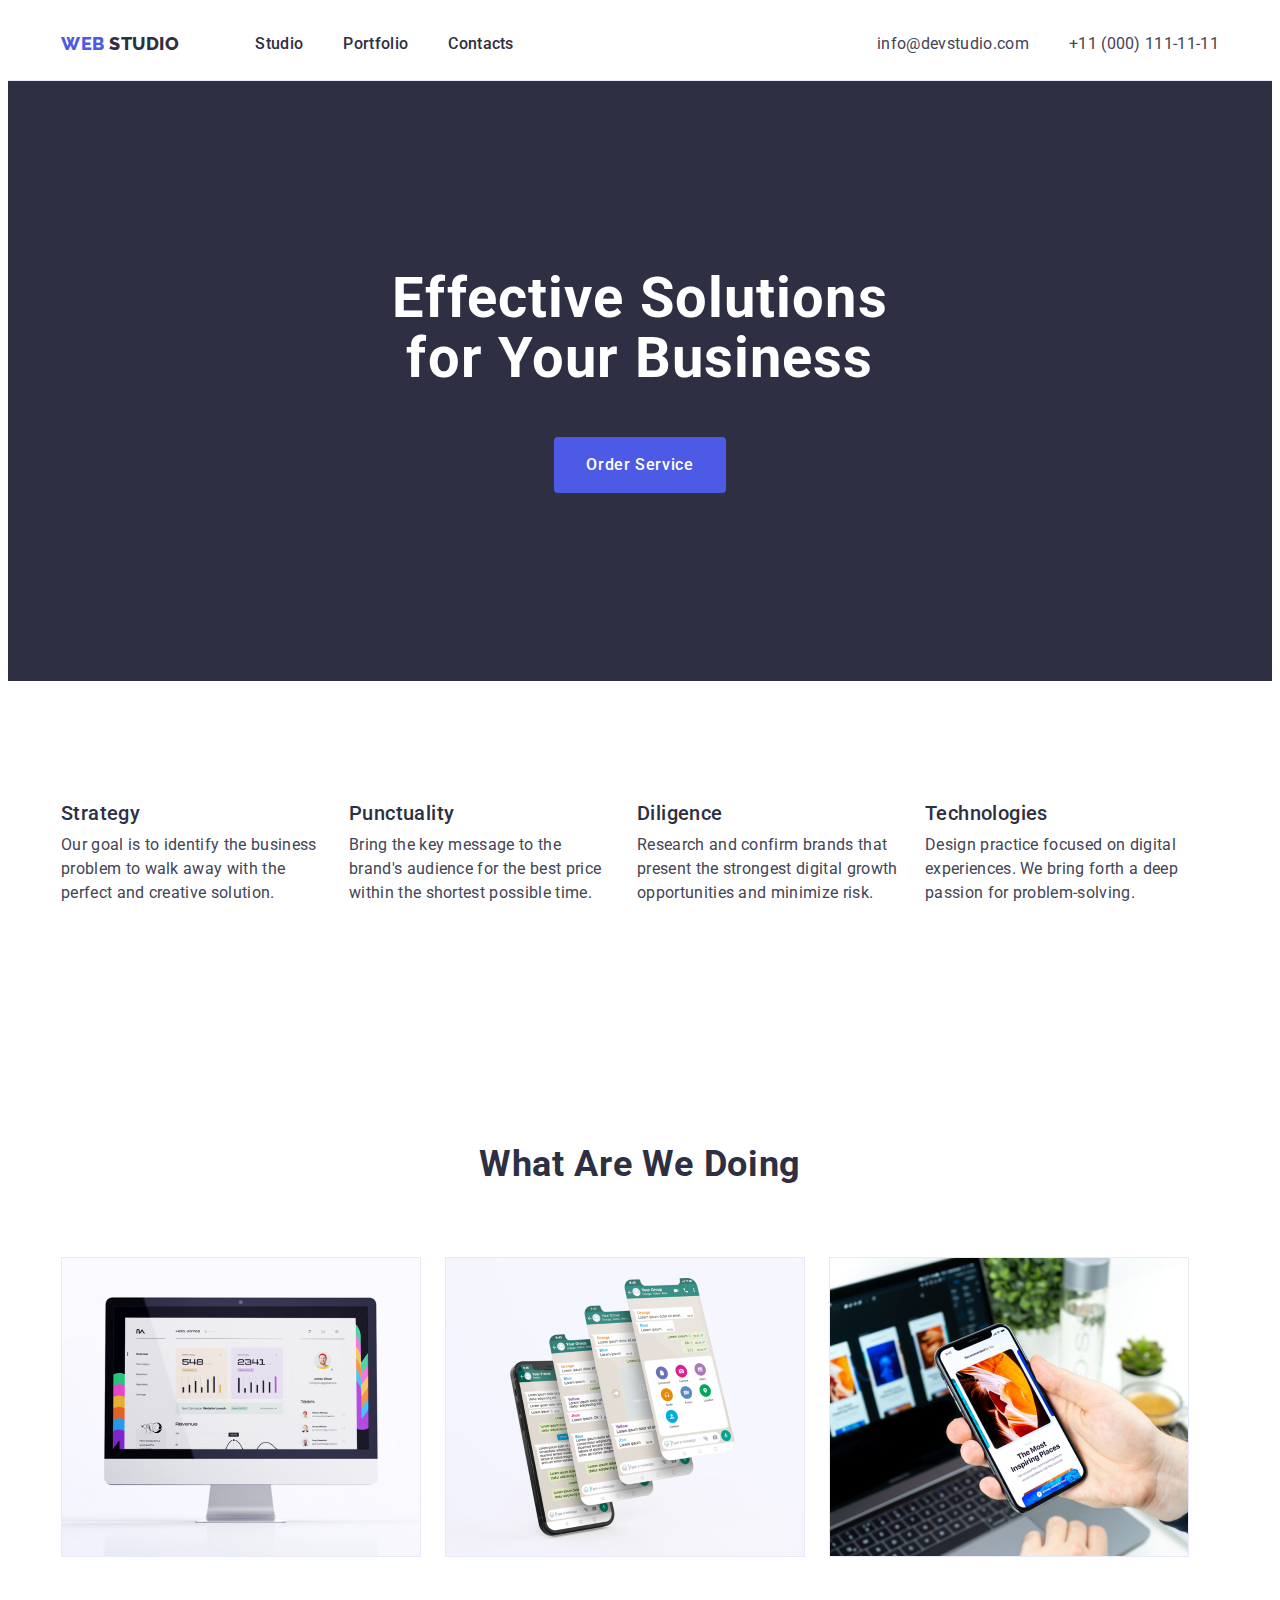
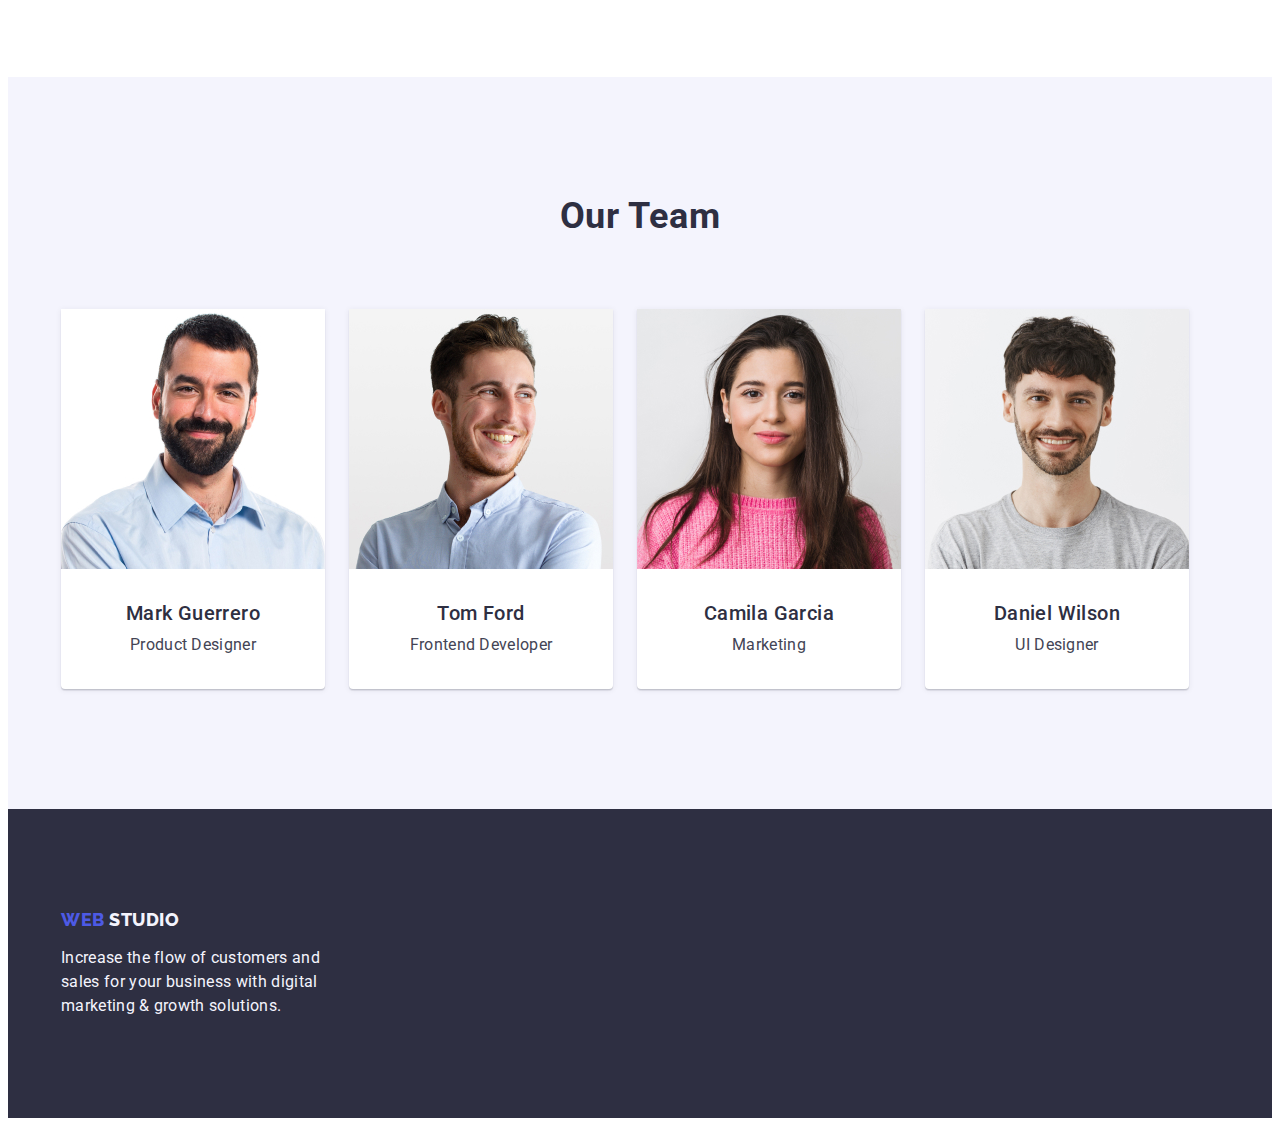
<file: index.html>
<!DOCTYPE html>
<html lang="en">
  <head>
    <meta charset="UTF-8" />
    <meta name="viewport" content="width=device-width, initial-scale=1.0" />
    <title>WebStudio</title>

    <!--links-->
    <link rel="preconnect" href="https://fonts.googleapis.com" />
    <link rel="preconnect" href="https://fonts.gstatic.com" crossorigin />
    <link
      href="https://fonts.googleapis.com/css2?family=Raleway:wght@800&family=Roboto:wght@400;500;700&display=swap"
      rel="stylesheet"
    />
    <link rel="stylesheet" href="https://cdnjs.cloudflare.com/ajax/libs/modern-normalize/2.0.0/modern-normalize.min.css" integrity="sha512-4xo8blKMVCiXpTaLzQSLSw3KFOVPWhm/TRtuPVc4WG6kUgjH6J03IBuG7JZPkcWMxJ5huwaBpOpnwYElP/m6wg==" crossorigin="anonymous" referrerpolicy="no-referrer" />
    <link rel="stylesheet" href="./css/styles.css" />
  </head>
  <body>
    <!--header-->
    <header class="header">
      <div class="container">
      <!--nav-->
        <nav class="navbar">
          <a class="link logo" href="./index.html">
            Web
            <span class="logo-dark"> Studio </span>
          </a>
          <ul class="list">
            <li>
              <a class="link navbar-link" href="./index.html">Studio</a>
            </li>
            <li>
              <a class="link navbar-link" href="./portfolio.html">Portfolio</a>
            </li>
            <li>
              <a class="link navbar-link" href="">Contacts</a>
            </li>
          </ul>
        </nav>
        <address class="address">
          <ul class="list">
            <li>
              <a class="link address-link" href="mailto:info@devstudio.com">
                info@devstudio.com
              </a>
            </li>
            <li>
              <a class="link address-link" href="tel:+110001111111">
                +11 (000) 111-11-11
              </a>
            </li>
          </ul>
        </address>
      </div>
    </header>

    <!--main-->
    <main>
      <!--Effective Solutions for Your Business-->
      <section class="hero">
        <div class="container">
          <h1 class="hero-name">Effective Solutions for Your Business</h1>
          <button class="hero-btn btn" type="button">Order Service</button>
        </div>
      </section>

      <!--4 blocks of texts-->
      <section class="strategy">
        <div class="container">
          <h2 class="visually-hidden">Strategy</h2>
          <ul class="list">
            <li class="item">
              <h3 class="strategy-name">Strategy</h3>
              <p class="strategy-text">
                Our goal is to identify the business problem to walk away with the
                perfect and creative solution.
              </p>
            </li>
            <li class="item">
              <h3 class="strategy-name">Punctuality</h3>
              <p class="strategy-text">
                Bring the key message to the brand's audience for the best price
                within the shortest possible time.
              </p>
            </li>
            <li class="item">
              <h3 class="strategy-name">Diligence</h3>
              <p class="strategy-text">
                Research and confirm brands that present the strongest digital
                growth opportunities and minimize risk.
              </p>
            </li>
            <li class="item">
              <h3 class="strategy-name">Technologies</h3>
              <p class="strategy-text">
                Design practice focused on digital experiences. We bring forth a
                deep passion for problem-solving.
              </p>
            </li>
          </ul>
        </div>
      </section>

      <!--What are we doing-->
      <section class="what-are-doing">
        <div class="container">
          <h2 class="section-name">What are we doing</h2>
          <ul class="list">
            <li class="item">
              <img
                src="./images/img-1.jpg"
                alt="Mac monitor"
                width="360"
                height="300"
              />
            </li>
            <li class="item">
              <img
                src="./images/img-2.jpg"
                alt="Mobile telephone and screens of it"
                width="360"
                height="300"
              />
            </li>
            <li class="item">
              <img
                src="./images/img-3.jpg"
                alt="Laptop on background and telephone hold in hand"
                width="360"
                height="300"
              />
            </li>
          </ul>
        </div>
      </section>

      <!--our team-->
      <section class="section-our-team">
        <div class="container">
          <h2 class="section-name">Our Team</h2>
          <ul class="list">
            <li class="team-member">
              <img
                src="./images/img-1-1.jpg"
                alt="Photo of Mark Guerrero"
                width="264"
                height="260"
              />
              <div class="team-member-textblock">
                <h3 class="team-member-name">Mark Guerrero</h3>
                <p class="team-member-job">Product Designer</p>
              </div>
            </li>
            <li class="team-member">
              <img
                src="./images/img-1-2.jpg"
                alt="Photo of Tom Ford"
                width="264"
                height="260"
              />
              <div class="team-member-textblock">
                <h3 class="team-member-name">Tom Ford</h3>
                <p class="team-member-job">Frontend Developer</p>
              </div>
            </li>
            <li class="team-member">
              <img
                src="./images/img-1-3.jpg"
                alt="Photo of Camila Garcia"
                width="264"
                height="260"
              />
              <div class="team-member-textblock">
                <h3 class="team-member-name">Camila Garcia</h3>
                <p class="team-member-job">Marketing</p>
              </div>
            </li>
            <li class="team-member">
              <img
                src="./images/img-1-4.jpg"
                alt="Photo of Daniel Wilson"
                width="264"
                height="260"
              />
              <div class="team-member-textblock">
                <h3 class="team-member-name">Daniel Wilson</h3>
                <p class="team-member-job">UI Designer</p>
              </div>
            </li>
          </ul>
        </div>
      </section>
    </main>

    <!--footer-->
    <footer class="footer">
      <div class="container">
        <a class="link logo" href="./index.html">
          Web
          <span class="logo-light"> Studio </span>
        </a>
        <p class="footer-text">
          Increase the flow of customers and sales for your business with digital
          marketing & growth solutions.
        </p>
      </div>
    </footer>
  </body>
</html>
</file>
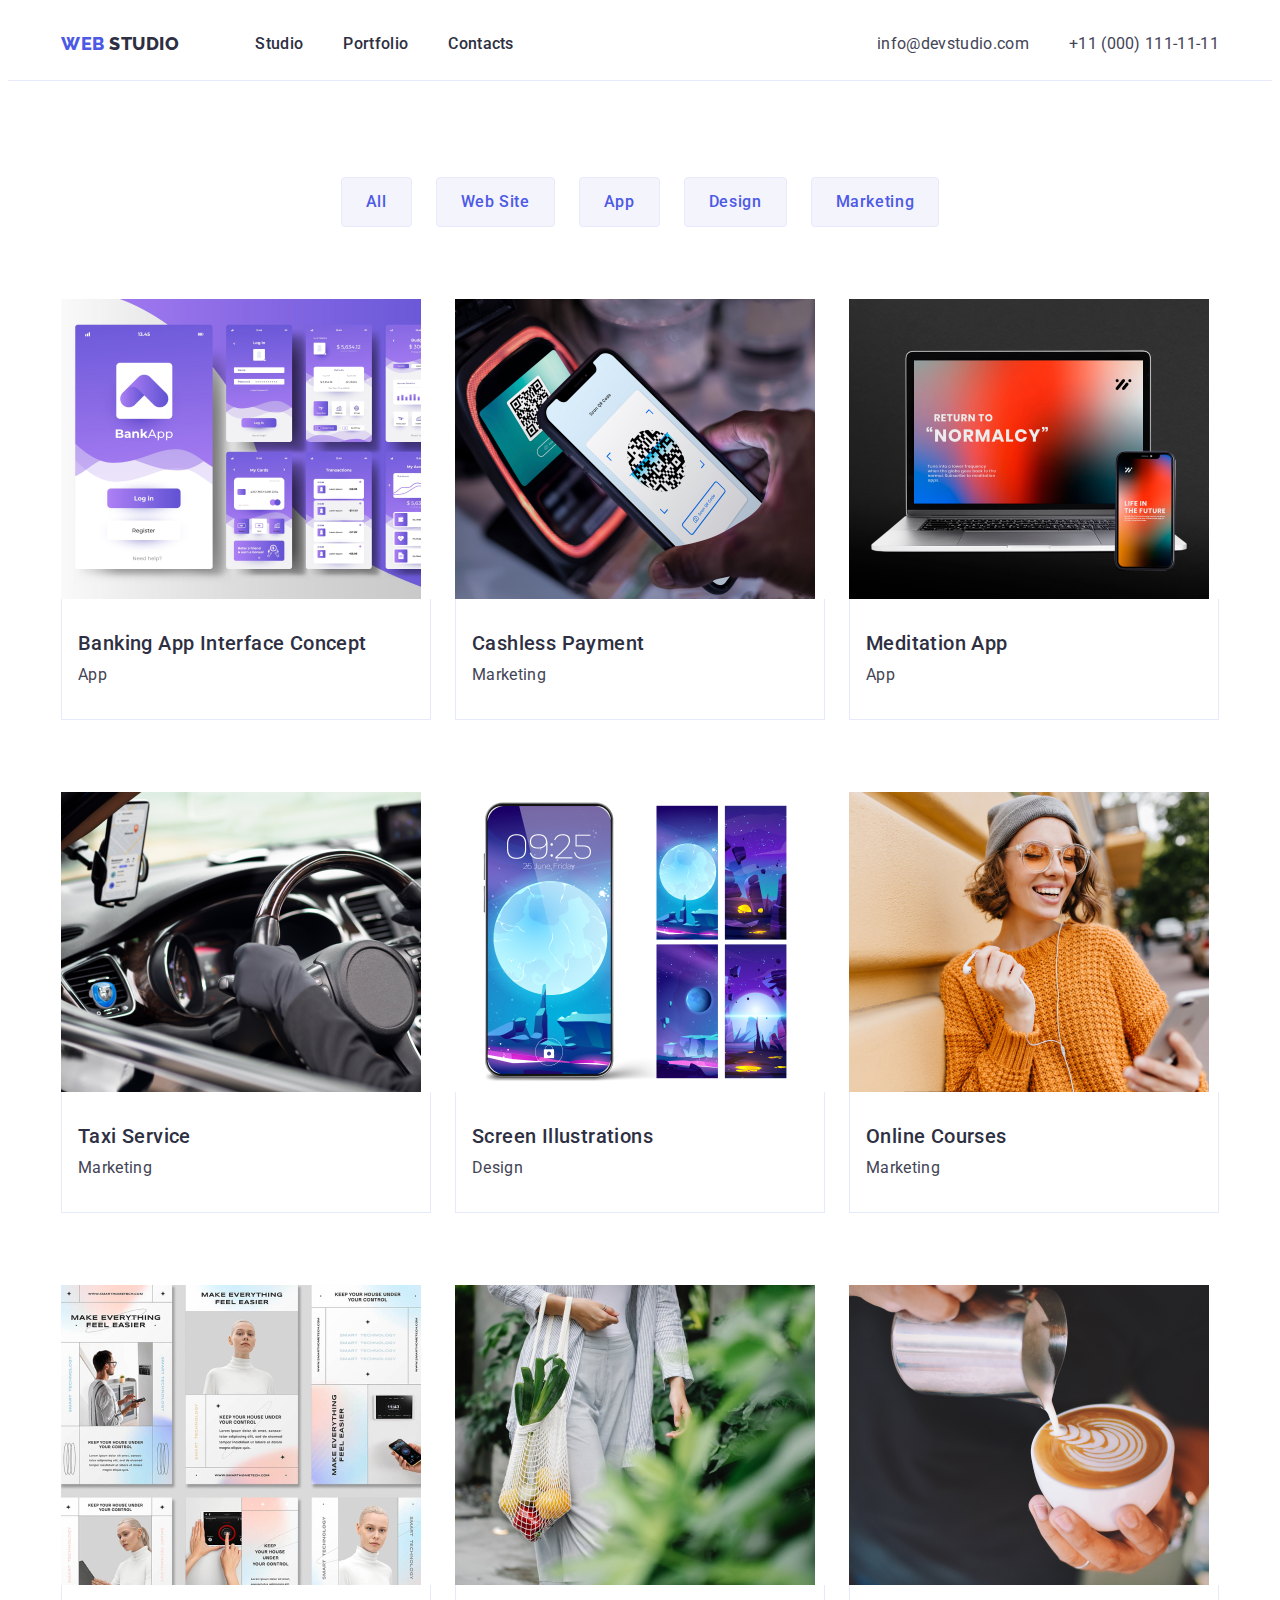
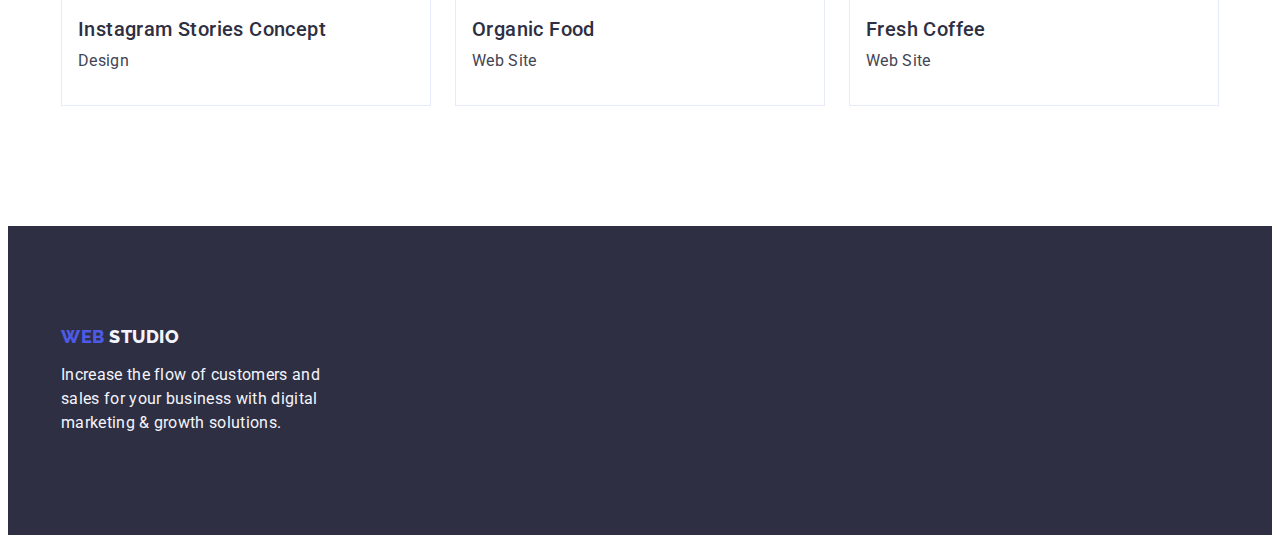
<file: portfolio.html>
<!DOCTYPE html>
<html lang="en">
  <head>
    <meta charset="UTF-8" />
    <meta name="viewport" content="width=device-width, initial-scale=1.0" />
    <title>Portfolio</title>

    <!--links-->
    <link rel="preconnect" href="https://fonts.googleapis.com" />
    <link rel="preconnect" href="https://fonts.gstatic.com" crossorigin />
    <link
      href="https://fonts.googleapis.com/css2?family=Raleway:wght@800&family=Roboto:wght@400;500;700&display=swap"
      rel="stylesheet"
    />
    <link rel="stylesheet" href="https://cdnjs.cloudflare.com/ajax/libs/modern-normalize/2.0.0/modern-normalize.min.css" integrity="sha512-4xo8blKMVCiXpTaLzQSLSw3KFOVPWhm/TRtuPVc4WG6kUgjH6J03IBuG7JZPkcWMxJ5huwaBpOpnwYElP/m6wg==" crossorigin="anonymous" referrerpolicy="no-referrer" />
    <link rel="stylesheet" href="./css/styles.css" />
  </head>
  <body>
    <!--header-->
    <header class="header">
      <div class="container">
      <!--nav-->
        <nav class="navbar">
          <a class="link logo" href="./index.html">
            Web
            <span class="logo-dark"> Studio </span>
          </a>
          <ul class="list">
            <li>
              <a class="link navbar-link" href="./index.html">Studio</a>
            </li>
            <li>
              <a class="link navbar-link" href="./portfolio.html">Portfolio</a>
            </li>
            <li>
              <a class="link navbar-link" href="">Contacts</a>
            </li>
          </ul>
        </nav>
        <address class="address">
          <ul class="list">
            <li>
              <a class="link address-link" href="mailto:info@devstudio.com">
                info@devstudio.com
              </a>
            </li>
            <li>
              <a class="link address-link" href="tel:+110001111111">
                +11 (000) 111-11-11
              </a>
            </li>
          </ul>
        </address>
      </div>
    </header>

    <!--main-->
    <main>
      <section class="portfolio">
        <div class="container">
          <h1 class="visually-hidden">Portfolio</h1>
          <ul class="list filters-items">
            <li>
              <button class="btn btn-filter" type="button">All</button>
            </li>
            <li>
              <button class="btn btn-filter" type="button">Web Site</button>
            </li>
            <li>
              <button class="btn btn-filter" type="button">App</button>
            </li>
            <li>
              <button class="btn btn-filter" type="button">Design</button>
            </li>
            <li>
              <button class="btn btn-filter" type="button">Marketing</button>
            </li>
          </ul>
          <ul class="list portfolio-items">
            <li class="project-card">
              <a class="link" href="">
                <img src="./images/img-2-1.jpg" alt="Banking App Interface Concept" width="360" height="300" />
                <div class="project-card-textblock">
                  <h2 class="project-name">Banking App Interface Concept</h2>
                  <p class="project-type">App</p>
                </div>
              </a>
            </li>
            <li class="project-card">
              <a class="link" href="">
                <img src="./images/img-2-2.jpg" alt="Cashless Payment" width="360" height="300" />
                <div class="project-card-textblock">
                  <h2 class="project-name">Cashless Payment</h2>
                  <p class="project-type">Marketing</p>
                </div>
              </a>
            </li>
            <li class="project-card">
              <a class="link" href="">
                <img src="./images/img-2-3.jpg" alt="Meditation App" width="360" height="300" />
                <div class="project-card-textblock">
                  <h2 class="project-name">Meditation App</h2>
                  <p class="project-type">App</p>
                </div>
              </a>
            </li>
            <li class="project-card">
              <a class="link" href="">
                <img src="./images/img-2-4.jpg" alt="Taxi Service" width="360" height="300" />
                <div class="project-card-textblock">
                  <h2 class="project-name">Taxi Service</h2>
                  <p class="project-type">Marketing</p>
                </div>
              </a>
            </li>
            <li class="project-card">
              <a class="link" href="">
                <img src="./images/img-2-5.jpg" alt="Screen Illustrations" width="360" height="300" />
                <div class="project-card-textblock">
                  <h2 class="project-name">Screen Illustrations</h2>
                  <p class="project-type">Design</p>
                </div>
              </a>
            </li>
            <li class="project-card">
              <a class="link" href="">
                <img src="./images/img-2-6.jpg" alt="Online Courses" width="360" height="300" />
                <div class="project-card-textblock">
                  <h2 class="project-name">Online Courses</h2>
                  <p class="project-type">Marketing</p>
                </div>
              </a>
            </li>
            <li class="project-card">
              <a class="link" href="">
                <img src="./images/img-2-7.jpg" alt="Instagram Stories Concept" width="360" height="300" />
                <div class="project-card-textblock">
                  <h2 class="project-name">Instagram Stories Concept</h2>
                  <p class="project-type">Design</p>
                </div>
              </a>
            </li>
            <li class="project-card">
              <a class="link" href="">
                <img src="./images/img-2-8.jpg" alt="Organic Food" width="360" height="300" />
                <div class="project-card-textblock">
                  <h2 class="project-name">Organic Food</h2>
                  <p class="project-type">Web Site</p>
                </div>
              </a>
            </li>
            <li class="project-card">
              <a class="link" href="">
                <img src="./images/img-2-9.jpg" alt="Fresh Coffee" width="360" height="300" />
                <div class="project-card-textblock">
                  <h2 class="project-name">Fresh Coffee</h2>
                  <p class="project-type">Web Site</p>
                </div>
              </a>
            </li>
          </ul>
        </div>
      </section>
    </main>

    <!--footer-->
    <footer class="footer">
      <div class="container">
        <a class="link logo" href="./index.html">
          Web
          <span class="logo-light"> Studio </span>
        </a>
        <p class="footer-text">
          Increase the flow of customers and sales for your business with digital
          marketing & growth solutions.
        </p>
      </div>
    </footer>
  </body>
</html>
</file>
<file: css/styles.css>
:root {
  --color-primary-brand: #4d5ae5;
  --color-pressed-state: #404bbf;
  --color-dark: #2e2f42;
  --color-success: #31d0aa;
  --color-text: #434455;
  --color-subtle-text: #8e8f99;
  --color-accent: #e7e9fc;
  --color-light: #f4f4fd;
  --color-modal-overlay: #2e2f42;
  --color-hero-background: #2e2f42;
  --color-white-background: #ffffff;
  --color-modal-background: #fcfcfc;
}


/** 

MAIN NORMALIZE

COMMON CLASSES

**/


body {
  background-color: var(--color-white-background);
  color: var(--color-text);
  font-family: 'Roboto', sans-serif;
}

address {
  font-style: normal;
}

img {
	display: block;
  max-width: 100%;
  height: auto;
}

h1, h2, h3, h4, h5, h6, p, ul {
  margin: 0;
  padding-left: 0;
}

.visually-hidden {
  position: absolute;
  width: 1px;
  height: 1px;
  margin: -1px;
  border: 0;
  padding: 0;
  white-space: nowrap;
  clip-path: inset(100%);
  clip: rect(0 0 0 0);
  overflow: hidden;
}

.container { 
  max-width: 1158px;
  padding: 0 15px; 
  margin: 0 auto; 
}

.list {
  list-style-type: none;
}

.link {
  text-decoration: none;
}

.link.navbar-link,
.link.address-link {
  padding: 24px 0px;
  display: inline-block;
}

.list .link:hover,
.list .link:focus,
.link:hover,
.link:focus {
  color: var(--color-pressed-state);
}

.btn {
  font-family: inherit;
  font-family: 'Roboto', sans-serif;
  cursor: pointer;
}

.hero .btn:hover,
.hero .btn:focus,
.list .btn:hover,
.list .btn:focus,
.btn:hover,
.btn:focus {
  cursor: pointer;
  background-color: var(--color-pressed-state);
  color: var(--color-modal-background);
}


/** 

HEADER

**/


.header {
  border-bottom: 1px solid var(--color-accent);
}

.header > .container {
  display: flex;
  flex-direction: row;
  justify-content: space-between;
}

.header .navbar,
.header .address {
  display: flex;
  flex-direction: row;
  align-items: center;
}

.header .navbar {
  padding-left: calc((156px - 15px) - ((1440px - 1158px) / 2));
}

.header .address {
  padding-right: calc((156px - 15px) - ((1440px - 1158px) / 2));
}

.header .container .list {
  display: flex;
  flex-direction: row;
  gap: 40px;
}

.logo {
  color: var(--color-primary-brand);
  font-family: 'Raleway', sans-serif;
  font-size: 18px;
  font-style: normal;
  font-weight: 800;
  line-height: 1.17;
  letter-spacing: 0.54px;
  text-transform: uppercase;
  align-self: center;
  display: inline-block;
  margin-right: 76px;
}

.logo-dark {
  color: var(--color-dark);
}

.navbar-link {
  color: var(--color-dark);
  font-size: 16px;
  font-style: normal;
  font-weight: 500;
  line-height: 1.5;
  letter-spacing: 0.32px;
}

.address .address-link {
  color: var(--color-text);
  font-size: 16px;
  font-weight: 400;
  line-height: 1.5;
  letter-spacing: 0.32px;
}

/** 

MAIN

**/


.hero {
  background-color: var(--color-hero-background);
  font-style: normal;
  text-align: center;
  padding: 188px 0px;
}

.hero .hero-name {
  color: var(--color-white-background);
  font-size: 56px;
  font-weight: 700;
  line-height: 1.07;
  letter-spacing: 1.12px;
  max-width: 496px;
  margin: 0 auto;
  margin-bottom: 48px;
}

.hero .hero-btn {
    background-color: var(--color-primary-brand);
    color: var(--color-white-background);
    font-size: 16px;
    font-weight: 500;
    line-height: 1.5;
    letter-spacing: 0.64px;

    display: block;
    padding: 16px 32px;
    min-width: 169px;
    height: 56px;
    border: none;
    border-radius: 4px;
    margin: 0 auto;
}

.strategy {
    font-style: normal;

    padding: 120px 0px;
}

.strategy .container .list {
  display: flex;
  flex-direction: row;
  gap: 24px;
}

.strategy .container .item {
  flex-basis: 264px;
  display: block;
  width: calc((100% - 72px) / 4);
}

.strategy .strategy-name {
    color: var(--color-dark);
    font-size: 20px;
    font-weight: 500;
    line-height: 1.2;
    letter-spacing: 0.4px;

    margin-bottom: 8px;
}

.strategy .strategy-text {
    color: var(--slate, #434455);
    font-size: 16px;
    font-weight: 400;
    line-height: 1.5;
    letter-spacing: 0.32px;
}

.what-are-doing {
  padding: 120px 0px;
}

.container .list {
  display: flex;
  flex-direction: row;
  gap: 24px;
}

.section-name {
    color: var(--color-dark);
    text-align: center;
    font-size: 36px;
    font-weight: 700;
    line-height: 1.11;
    letter-spacing: 0.02em;
    text-transform: capitalize;

    margin-bottom: 72px;
}

.section-our-team {
    background-color: var(--color-light);

    padding: 120px 0px;
}

.team-member {
    text-align: center;
    font-style: normal;
    background-color: var(--color-white-background);

    border-radius: 0px 0px 4px 4px;
    box-shadow: 0px 2px 1px 0px rgba(46, 47, 66, 0.08), 0px 1px 1px 0px rgba(46, 47, 66, 0.16), 0px 1px 6px 0px rgba(46, 47, 66, 0.08);
}

.team-member .team-member-name {
    color: var(--color-dark);
    font-size: 20px;
    font-weight: 500;
    line-height: 1.2;
    letter-spacing: 0.4px;

    margin-bottom: 8px;
}

.team-member .team-member-job {
    font-size: 16px;
    font-weight: 400;
    line-height: 1.5;
    letter-spacing: 0.32px;
}

.team-member-textblock {
  padding: 32px 0px;
}


/** 
Portfolio
**/

.portfolio {
  padding: 96px 0px 120px 0px;
}

.filters-items {
  display: flex;
  flex-direction: row;
  justify-content: center;
  gap: 24px;
  margin-bottom: 72px;
}

.btn-filter {
  color: var(--color-primary-brand);
  background-color: var(--color-light);
  font-size: 16px;
  font-style: normal;
  font-weight: 500;
  line-height: 1.5;
  letter-spacing: 0.04em;

  border-radius: 4px;
  border: 1px solid var(--color-accent);
  padding: 12px 24px;
}

.btn-filter.btn:hover,
.btn-filter.btn:focus {
  background-color: var(--color-pressed-state);
  color: var(--color-white-background);
  box-shadow: 0px 2px 2px 0px rgba(0, 0, 0, 0.12), 0px 2px 1px 0px rgba(0, 0, 0, 0.08), 0px 3px 1px 0px rgba(0, 0, 0, 0.10);
  border: 1px solid transparent;
}

.btn-filter.active {
  background-color: var(--color-pressed-state);
}

.portfolio-items {
  display: flex;
  flex-wrap: wrap;
  column-gap: 24px;
}

.portfolio-items .project-card {
  font-style: normal;
  flex-basis: calc((100% - 24px * 2) / 3);
  gap: 32px;

  background-color: var(--color-white-background);
  margin-bottom: 48px;
}

.portfolio-items .project-card:nth-last-child(1),
.portfolio-items .project-card:nth-last-child(2),
.portfolio-items .project-card:nth-last-child(3) {
  margin-bottom: 0px;
}

.project-card > .link {
  display: flex;
  flex-direction: column;
}

.project-card-textblock {
  padding: 32px 16px;

  border-bottom: 1px solid var(--color-accent);
  border-right: 1px solid var(--color-accent);
  border-left: 1px solid var(--color-accent);
}

.project-card .project-name {
  color: var(--color-dark);
  font-size: 20px;
  font-weight: 500;
  line-height: 1.2;
  letter-spacing: 0.4px;
  margin-bottom: 8px;
}

.project-card .project-type {
  color: var(--color-text);
  font-size: 16px;
  font-weight: 400;
  line-height: 1.5;
  letter-spacing: 0.32px;
}




/** 

FOOTER

**/


.footer {
  background-color: var(--color-modal-overlay);
  padding: 100px 0px;
}

.footer .logo {
  margin-bottom: 16px;
}

.footer .logo-light {
  color: var(--color-light);
}

.footer .footer-text {
  color: var(--color-light);
  font-size: 16px;
  font-weight: 400;
  line-height: 1.5;
  letter-spacing: 0.32px;
  width: 264px;
}
</file>
